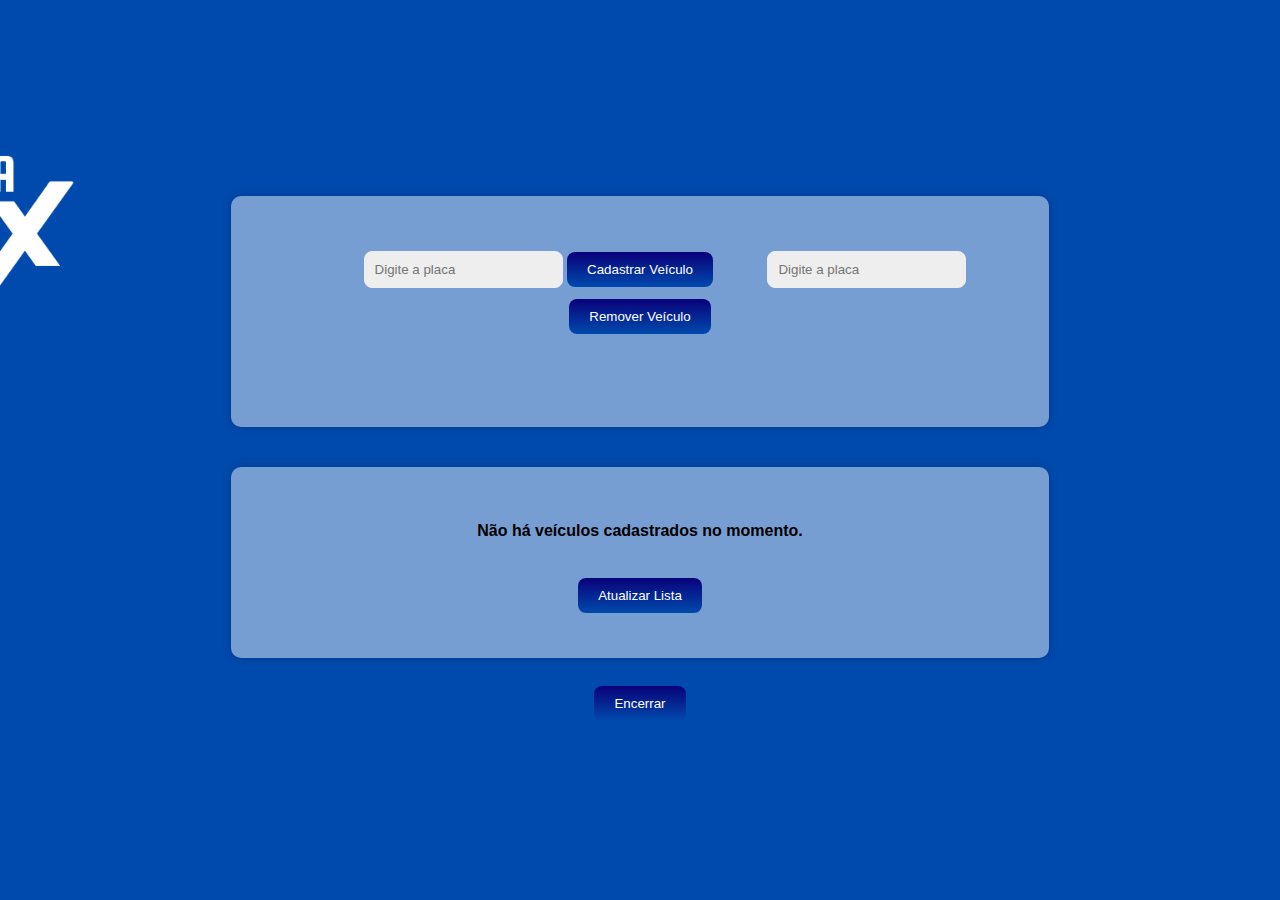
<file: tela estacionamento/index.html>
<!DOCTYPE html>
<html lang="en">

<head>
    <meta charset="UTF-8">
    <meta name="viewport" content="width=device-width, initial-scale=1.0">
    <link rel="stylesheet" href="style.css">
    <title>Sistema de Estacionamento</title>
</head>

<body>
    <div id="container">

        <!-- Seção de Cadastro/Remoção de Veículo -->
        <div id="cadastro-remocao">
            <label id="placaLabel" for="placaVeiculo"></label>
            <input type="text" id="placaVeiculo" name="placaVeiculo" placeholder="Digite a placa">
            <button class="meu-botao" onclick="cadastrarVeiculo()">Cadastrar Veículo</button>

            <label for="placaRemover"></label>
            <input type="text" id="placaRemover" name="placaRemover" placeholder="Digite a placa">
            <button class="meu-botao" onclick="removerVeiculo()">Remover Veículo</button>
            <br><br>

            <div id="resultado"></div>
        </div>

        <!-- Seção de Lista de Veículos -->
        <div id="lista-veiculos">
            <div id="listaVeiculos">
                <ul id="veiculosList"></ul>
            </div>
            <br><br>

            <button class="meu-botao" onclick="listarVeiculos()">Atualizar Lista</button>
        </div>

        <!-- Botão de Encerramento -->
        <div id="encerrar">
            <a href="../Tela Login/login.html"><button class="botao-encerrar">Encerrar</button></a>
        </div>

    </div>

    <script src="script.js"></script>
</body>

</html>
</file>
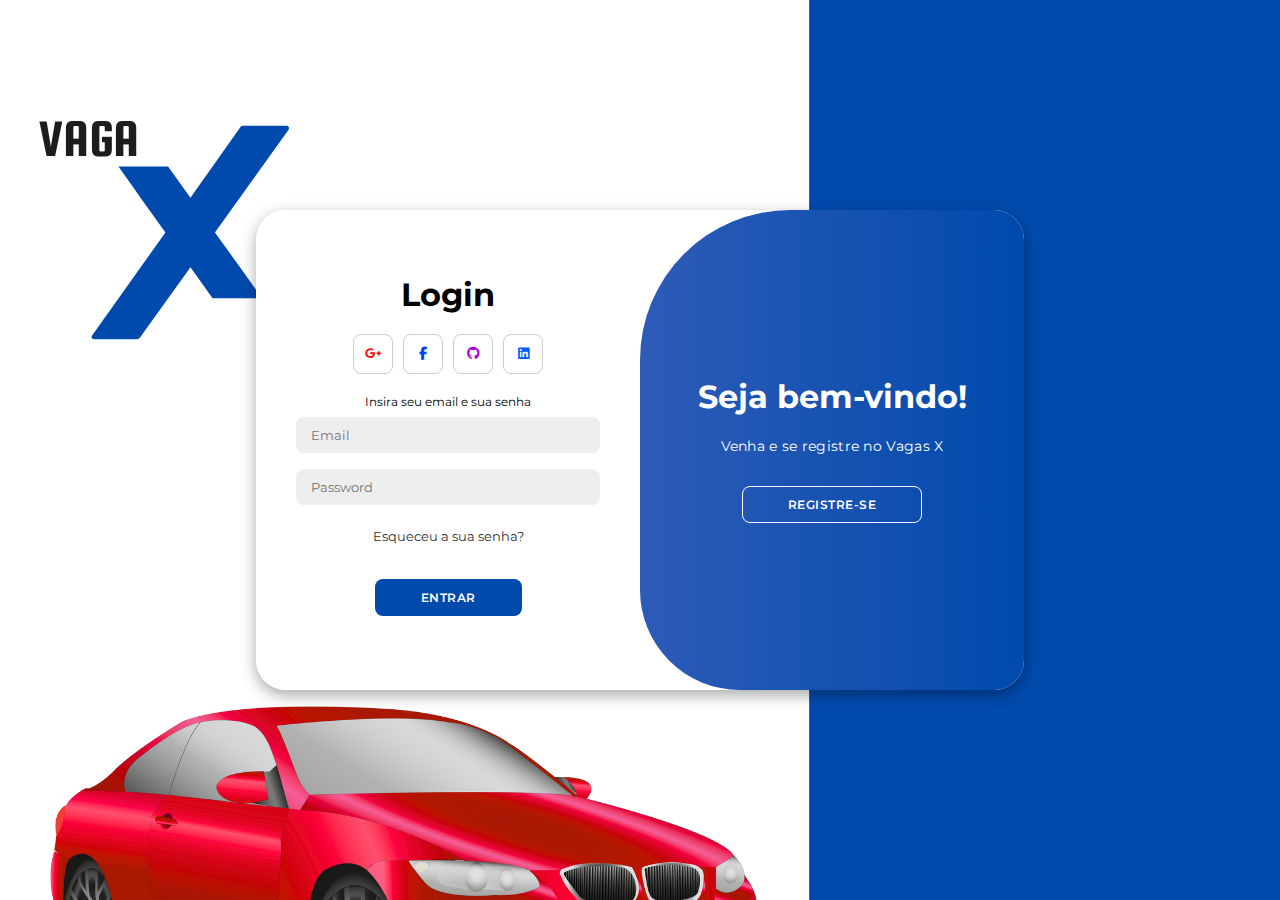
<file: Tela Login/login.html>
<!DOCTYPE html>
<html lang="en">

<head>
    <meta charset="UTF-8">
    <meta name="viewport" content="width=device-width, initial-scale=1.0">
    <link rel="stylesheet" href="https://cdnjs.cloudflare.com/ajax/libs/font-awesome/6.4.2/css/all.min.css">
    <link rel="stylesheet" href="styles.css">
    <title>Site do Estacionamento</title>
</head>

<body>

    <div class="container" id="container">
        <div class="form-container registre-se">
            <form>
                <h1>Crie sua conta</h1>
                <div class="social-icons">
                    <a href="#" class="icon"><i class="fa-brands fa-google-plus-g" style="color: #ff0000;"></i></a>
                    <a href="#" class="icon"><i class="fa-brands fa-facebook-f" style="color: #0040ff;"></i></a>
                    <a href="#" class="icon"><i class="fa-brands fa-github" style="color: #b000e0;"></i></a>
                    <a href="#" class="icon"><i class="fa-brands fa-linkedin" style="color: #005eff;"></i></a>
                </div>
                <span>Insira sua informações nos campos abaixo:</span>
                <input type="text" placeholder="Nome">
                <input type="email" placeholder="Email">
                <input type="password" placeholder="Senha">
                <button>Registre-se</button>
            </form>
        </div>
        <div class="form-container sign-in">
            <form>
                <h1>Login</h1>
                <div class="social-icons">
                    <a href="#" class="icon"><i class="fa-brands fa-google-plus-g" style="color: #ff0000;"></i></a>
                    <a href="#" class="icon"><i class="fa-brands fa-facebook-f" style="color: #0040ff;"></i></a>
                    <a href="#" class="icon"><i class="fa-brands fa-github" style="color: #b000e0;"></i></a>
                    <a href="#" class="icon"><i class="fa-brands fa-linkedin" style="color: #005eff;"></i></a>
                </div>
                <span>Insira seu email e sua senha</span>
                <input type="email" placeholder="Email">
                <input type="password" placeholder="Password">
                <a href="#">Esqueceu a sua senha?</a>
                <a class="button-subimit" href="../tela estacionamento/index.html"><button
                        type="button">Entrar</button></a>

            </form>

        </div>
        <div class="toggle-container">
            <div class="toggle">
                <div class="toggle-panel toggle-left">
                    <h1>Bem vindo de volta</h1>
                    <p>Entre na sua conta utilizando seu login do Vagas X</p>
                    <button class="hidden" id="login">Entrar</button>
                </div>
                <div class="toggle-panel toggle-right">
                    <h1>Seja bem-vindo!</h1>
                    <p>Venha e se registre no Vagas X</p>
                    <button class="hidden" id="register">Registre-se</button>
                </div>
            </div>
        </div>
    </div>

    <script src="script.js"></script>
</body>

</html>
</file>
<file: tela estacionamento/style.css>
body {
    margin: 0;
    padding: 0;
    width: 100%;
    height: 100vh;
    background: url('fundo.png') no-repeat center center fixed;
    background-size: cover;
    font-family: Arial, sans-serif;
    color: rgb(0, 0, 0);
}

#placaVeiculo,
#placaRemover {
    padding: 10px;
    background-color: #eee;
    border-radius: 8px;
    border: 1px solid #eee;
    margin-left: 50px;
    margin-top: 30px;
}

#container {
    display: flex;
    flex-direction: column;
    align-items: center;
    justify-content: center;
    height: 100vh;
    background-color: rgba(77, 243, 0, 0);
    margin: -2% auto 20px;
}

#cadastro-remocao {
    width: 60%;
    background-color: rgba(255, 255, 255, 0.466);
    color: rgb(0, 0, 0);
    padding: 25px;
    border-radius: 10px;
    box-shadow: 0 0 10px rgba(0, 0, 0, 0.2);
    margin: 8% auto 20px;
    text-align: center;
}

#lista-veiculos {
    width: 60%;
    background-color: rgba(255, 255, 255, 0.466);
    color: rgb(0, 0, 0);
    padding: 25px;
    border-radius: 10px;
    box-shadow: 0 0 10px rgba(0, 0, 0, 0.2);
    margin: 20px auto;
    text-align: center;
}

#encerrar {
    width: 60%;
    text-align: center;
    margin: 15px auto;

}

button {
    background: linear-gradient(to bottom, #090179, #004AAD);
    color: rgb(255, 255, 255);
    cursor: pointer;
    border: none;
    padding: 10px 20px;
    border-radius: 8px;
    margin-top: 10px;
    margin: -1% auto 20px;

}

button:hover {
    background: linear-gradient(to bottom, #004AAD, #090179);
    transition: all 1.50s ease-in-out;
}

#resultado,
#listaVeiculos {
    margin-top: 10px;
    padding: 10px;
    border-radius: 5px;
}

#listaVeiculos {
    margin-top: 20px;
    padding: 10px;
    border-radius: 5px;
    overflow-x: auto;
}

#veiculosList {
    list-style: none;
    padding: 0;
    margin: 0;
}

#veiculosList li {
    margin-bottom: 5px;
    color: #000000;
}

#veiculosList li.veiculo-item {
    margin-bottom: 10px;
}
</file>
<file: Tela Login/styles.css>
@import url('https://fonts.googleapis.com/css2?family=Montserrat:wght@300;400;500;600;700&display=swap');

* {
    margin: 0;
    padding: 0;
    box-sizing: border-box;
    font-family: 'Montserrat', sans-serif;
}

body {
    background-image: url(fundo\ \(10\).png);
    display: flex;
    align-items: center;
    justify-content: center;
    flex-direction: column;
    height: 100vh;
    width: 100%;
}

.container {
    background-color: #fff;
    border-radius: 30px;
    box-shadow: 0 5px 15px rgba(0, 0, 0, 0.35);
    position: relative;
    overflow: hidden;
    width: 768px;
    max-width: 100%;
    min-height: 480px;
}

.container p {
    font-size: 14px;
    line-height: 20px;
    letter-spacing: 0.3px;
    margin: 20px 0;
}

.container span {
    font-size: 12px;
}

.container a {
    color: #333;
    font-size: 13px;
    text-decoration: none;
    margin: 15px 0 10px;
}

.container button {
    background-color: #004AAD;
    color: #fff;
    font-size: 12px;
    padding: 10px 45px;
    border: 1px solid transparent;
    border-radius: 8px;
    font-weight: 600;
    letter-spacing: 0.5px;
    text-transform: uppercase;
    margin-top: 10px;
    cursor: pointer;
}

.container button.hidden {
    background-color: transparent;
    border-color: #fff;
}

.container form {
    background-color: #fff;
    display: flex;
    align-items: center;
    justify-content: center;
    flex-direction: column;
    padding: 0 40px;
    height: 100%;
}

.container input {
    background-color: #eee;
    border: none;
    margin: 8px 0;
    padding: 10px 15px;
    font-size: 13px;
    border-radius: 8px;
    width: 100%;
    outline: none;
}

.form-container {
    position: absolute;
    top: 0;
    height: 100%;
    transition: all 0.6s ease-in-out;
}

.sign-in {
    left: 0;
    width: 50%;
    z-index: 2;
}

.container.active .sign-in {
    transform: translateX(100%);
}

.registre-se {
    left: 0;
    width: 50%;
    opacity: 0;
    z-index: 1;
}

.container.active .registre-se {
    transform: translateX(100%);
    opacity: 1;
    z-index: 5;
    animation: move 0.8s;
}

@keyframes move {

    0%,
    49.99% {
        opacity: 0;
        z-index: 1;
    }

    50%,
    100% {
        opacity: 1;
        z-index: 5;
    }
}

.social-icons {
    margin: 20px 0;
}

.social-icons a {
    border: 1px solid #ccc;
    border-radius: 20%;
    display: inline-flex;
    justify-content: center;
    align-items: center;
    margin: 0 3px;
    width: 40px;
    height: 40px;
}

.toggle-container {
    position: absolute;
    top: 0;
    left: 50%;
    width: 50%;
    height: 100%;
    overflow: hidden;
    transition: all 0.6s ease-in-out;
    border-radius: 150px 0 0 100px;
    z-index: 1000;
}

.container.active .toggle-container {
    transform: translateX(-100%);
    border-radius: 0 150px 100px 0;
}

.toggle {
    background-color: #004AAD;
    height: 100%;
    background: linear-gradient(to right, #5c6bc0, #004AAD);
    color: #fff;
    position: relative;
    left: -100%;
    height: 100%;
    width: 200%;
    transform: translateX(0);
    transition: all 0.6s ease-in-out;
}

.container.active .toggle {
    transform: translateX(50%);
}

.toggle-panel {
    position: absolute;
    width: 50%;
    height: 100%;
    display: flex;
    align-items: center;
    justify-content: center;
    flex-direction: column;
    padding: 0 30px;
    text-align: center;
    top: 0;
    transform: translateX(0);
    transition: all 0.6s ease-in-out;
}

.toggle-left {
    transform: translateX(-200%);
}

.container.active .toggle-left {
    transform: translateX(0);
}

.toggle-right {
    right: 0;
    transform: translateX(0);
}

.container.active .toggle-right {
    transform: translateX(200%);
}
</file>
